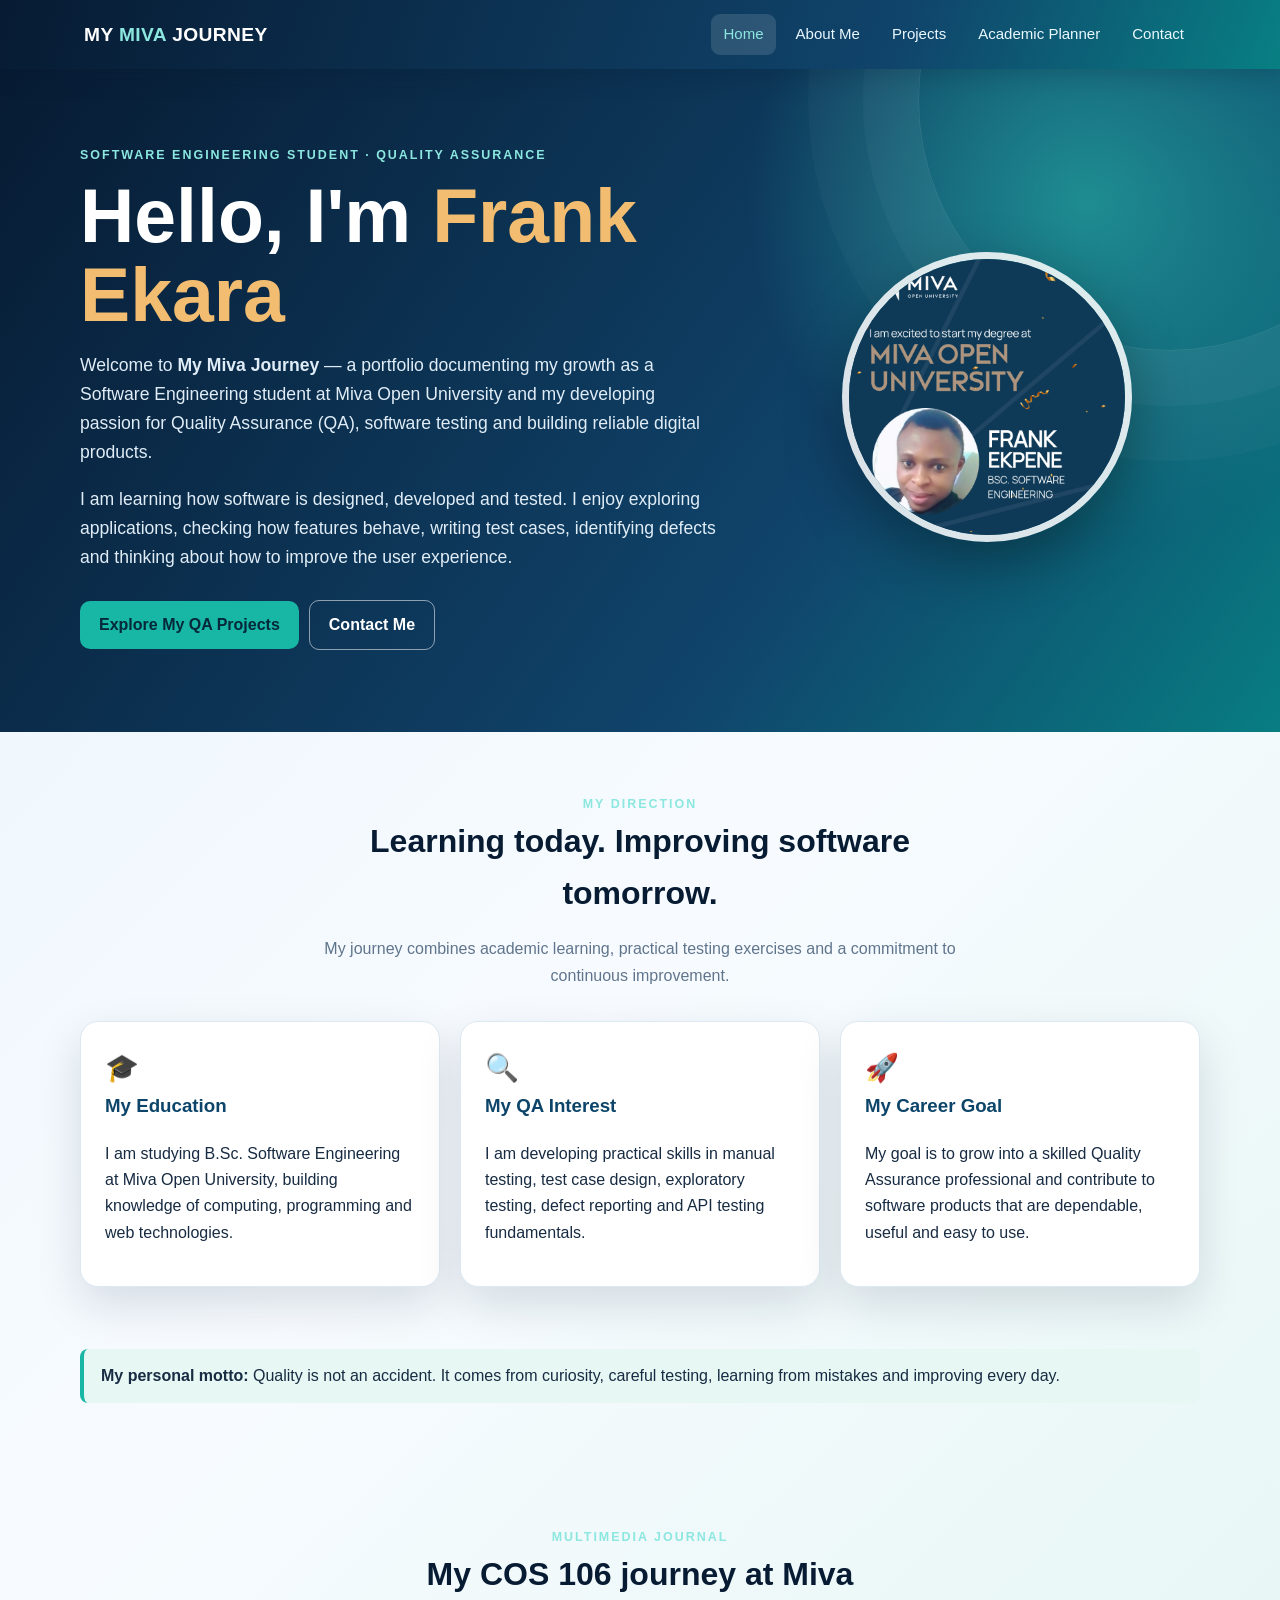
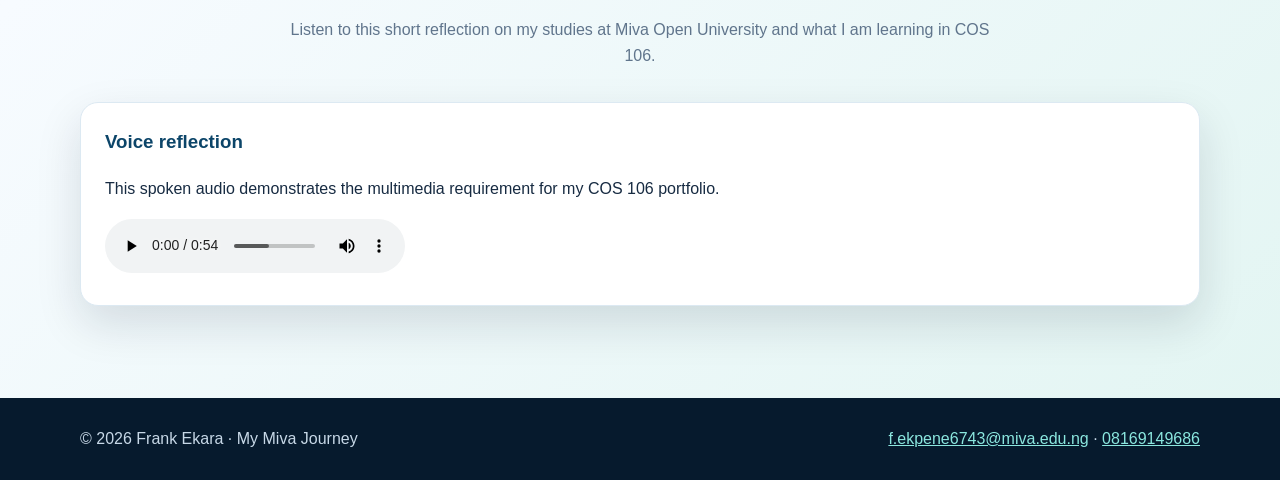
<file: index.html>
<!doctype html> <html lang="en"><head><meta charset="utf-8"><meta name="viewport" content="width=device-width, initial-scale=1"><meta name="description" content="Frank Ekara's Miva student portfolio, Software Engineering journey and Quality Assurance practice."><title>My Miva Journey | Frank Ekara</title><link rel="stylesheet" href="style.css"><script src="script.js?v=20261101" defer></script></head><body><a class="skip-link" href="#main">Skip to content</a><header class="site-header"><div class="nav-wrap"><a class="brand" href="index.html">MY <span>MIVA</span> JOURNEY</a><nav aria-label="Main navigation"><a aria-current="page" href="index.html">Home</a><a href="about.html">About Me</a><a href="projects.html">Projects</a><a href="planner.html">Academic Planner</a><a href="contact.html">Contact</a></nav></div></header><main id="main"><section class="hero"><div class="container hero-grid"><div><div class="eyebrow">Software Engineering Student · Quality Assurance</div><h1>Hello, I'm <span>Frank Ekara</span></h1><p>Welcome to <strong>My Miva Journey</strong> — a portfolio documenting my growth as a Software Engineering student at Miva Open University and my developing passion for Quality Assurance (QA), software testing and building reliable digital products.</p><p>I am learning how software is designed, developed and tested. I enjoy exploring applications, checking how features behave, writing test cases, identifying defects and thinking about how to improve the user experience.</p><a class="button" href="projects.html">Explore My QA Projects</a><a class="button outline" href="contact.html">Contact Me</a></div><div><img class="hero-photo" src="images/frank-profile.png" alt="Portrait of Frank Ekara"></div></div></section><section class="section"><div class="container"><div class="section-heading"><div class="eyebrow">My direction</div><h2>Learning today. Improving software tomorrow.</h2><p>My journey combines academic learning, practical testing exercises and a commitment to continuous improvement.</p></div><div class="cards"><article class="card"><div class="icon">🎓</div><h3>My Education</h3><p>I am studying B.Sc. Software Engineering at Miva Open University, building knowledge of computing, programming and web technologies.</p></article><article class="card"><div class="icon">🔍</div><h3>My QA Interest</h3><p>I am developing practical skills in manual testing, test case design, exploratory testing, defect reporting and API testing fundamentals.</p></article><article class="card"><div class="icon">🚀</div><h3>My Career Goal</h3><p>My goal is to grow into a skilled Quality Assurance professional and contribute to software products that are dependable, useful and easy to use.</p></article></div></div></section><section class="section" style="padding-top:0"><div class="container"><div class="notice"><strong>My personal motto:</strong> Quality is not an accident. It comes from curiosity, careful testing, learning from mistakes and improving every day.</div></div></section><section class="section" aria-labelledby="multimedia-title"><div class="container"><div class="section-heading"><div class="eyebrow">Multimedia journal</div><h2 id="multimedia-title">My COS 106 journey at Miva</h2><p>Listen to this short reflection on my studies at Miva Open University and what I am learning in COS 106.</p></div><article class="card"><h3>Voice reflection</h3><p>This spoken audio demonstrates the multimedia requirement for my COS 106 portfolio.</p><audio controls preload="metadata" aria-label="Frank Ekara COS 106 Miva journey reflection"><source src="cos106-miva-journey-voice.wav" type="audio/wav">Your browser does not support HTML audio.</audio></article></div></section></main><footer class="site-footer"><div class="container footer-inner"><span>© <span data-year></span> Frank Ekara · My Miva Journey</span><span><a href="mailto:f.ekpene6743@miva.edu.ng">f.ekpene6743@miva.edu.ng</a> · <a href="tel:08169149686">08169149686</a></span></div></footer></body></html>
</file>
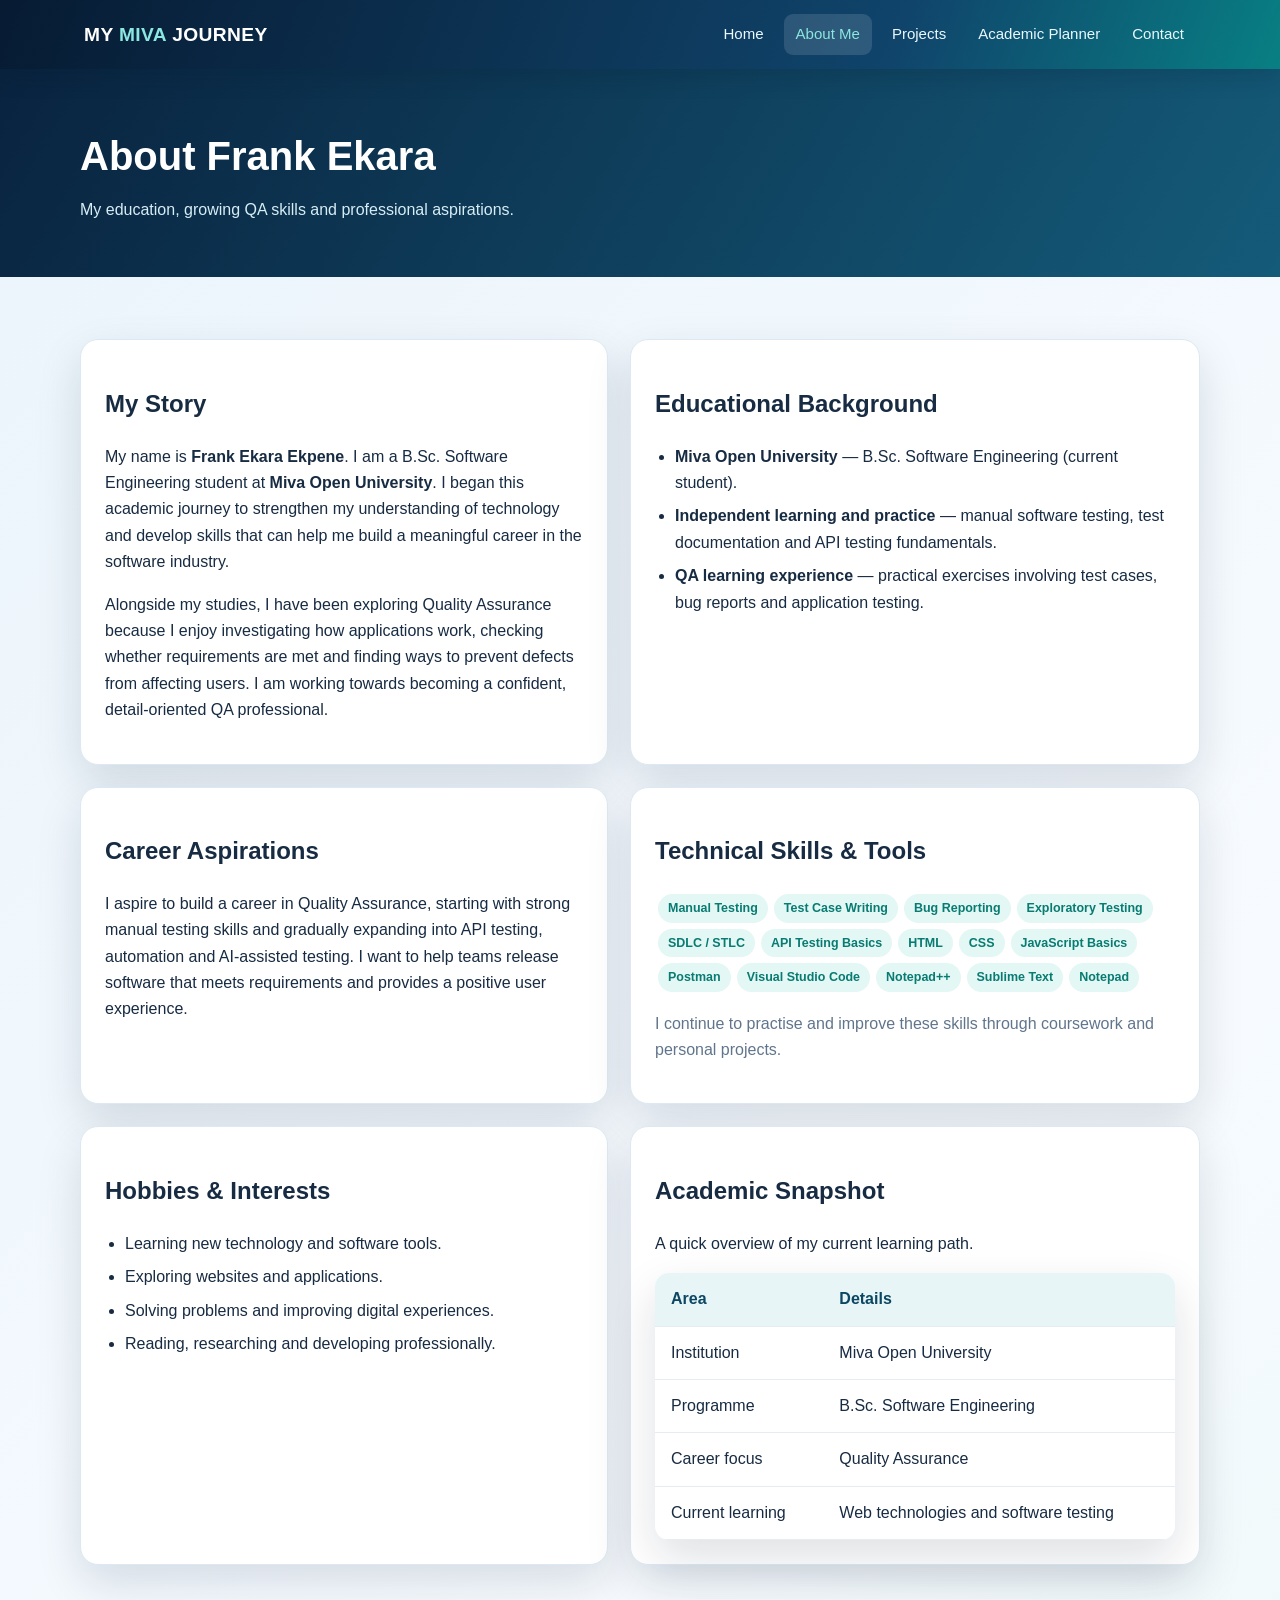
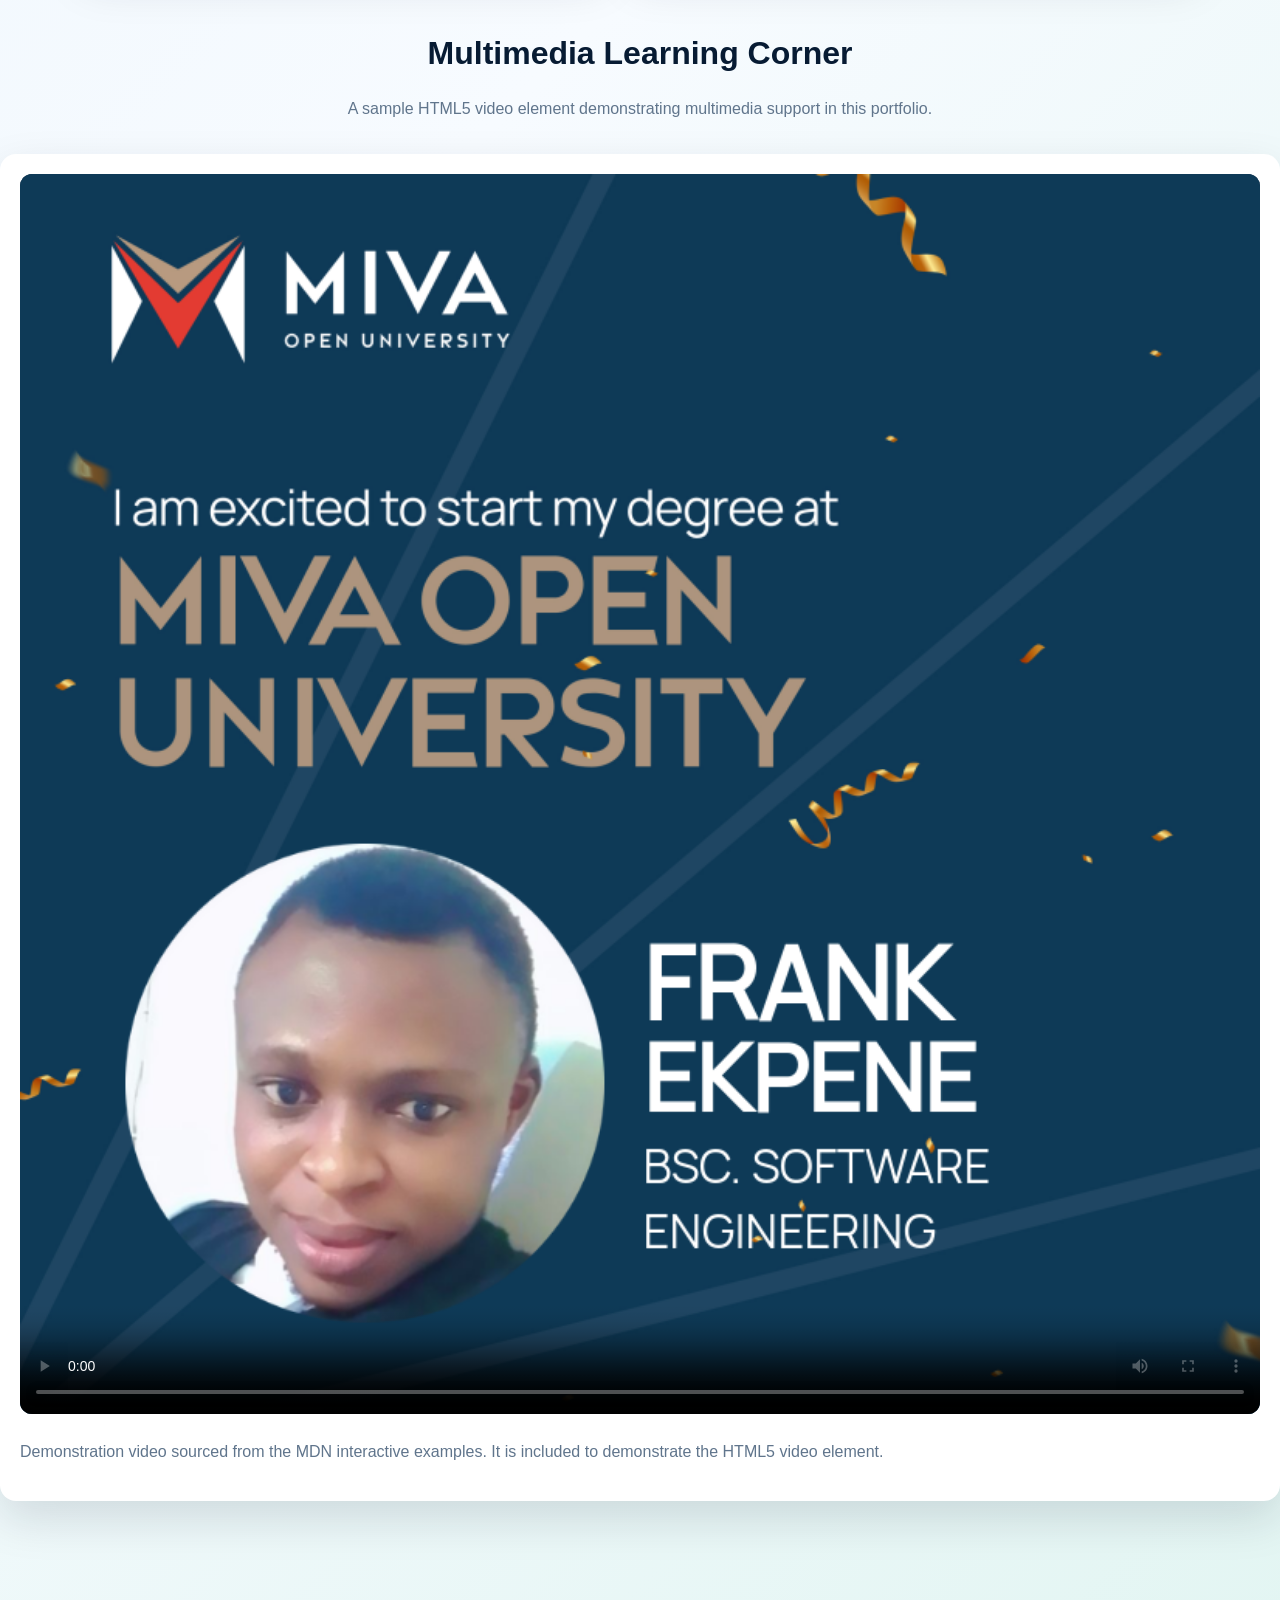
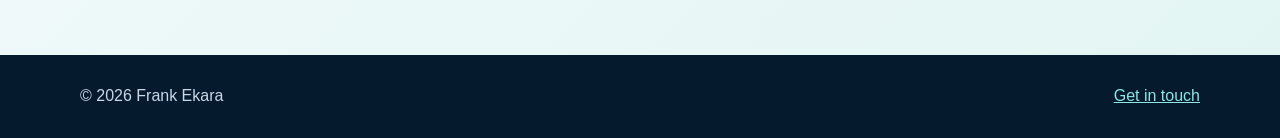
<file: about.html>
<!doctype html><html lang="en"><head><meta charset="utf-8"><meta name="viewport" content="width=device-width,initial-scale=1"><title>About Me | My Miva Journey</title><link rel="stylesheet" href="style.css"><script src="script.js" defer></script></head><body><header class="site-header"><div class="nav-wrap"><a class="brand" href="index.html">MY <span>MIVA</span> JOURNEY</a><nav aria-label="Main navigation"><a href="index.html">Home</a><a aria-current="page" href="about.html">About Me</a><a href="projects.html">Projects</a><a href="planner.html">Academic Planner</a><a href="contact.html">Contact</a></nav></div></header><main><section class="page-hero"><div class="container"><h1>About Frank Ekara</h1><p>My education, growing QA skills and professional aspirations.</p></div></section><section class="section"><div class="container"><div class="content-grid"><article class="card"><h2>My Story</h2><p>My name is <strong>Frank Ekara Ekpene</strong>. I am a B.Sc. Software Engineering student at <strong>Miva Open University</strong>. I began this academic journey to strengthen my understanding of technology and develop skills that can help me build a meaningful career in the software industry.</p><p>Alongside my studies, I have been exploring Quality Assurance because I enjoy investigating how applications work, checking whether requirements are met and finding ways to prevent defects from affecting users. I am working towards becoming a confident, detail-oriented QA professional.</p></article><article class="card"><h2>Educational Background</h2><ul class="list-clean"><li><strong>Miva Open University</strong> — B.Sc. Software Engineering (current student).</li><li><strong>Independent learning and practice</strong> — manual software testing, test documentation and API testing fundamentals.</li><li><strong>QA learning experience</strong> — practical exercises involving test cases, bug reports and application testing.</li></ul></article><article class="card"><h2>Career Aspirations</h2><p>I aspire to build a career in Quality Assurance, starting with strong manual testing skills and gradually expanding into API testing, automation and AI-assisted testing. I want to help teams release software that meets requirements and provides a positive user experience.</p></article><article class="card"><h2>Technical Skills & Tools</h2><div><span class="tag">Manual Testing</span><span class="tag">Test Case Writing</span><span class="tag">Bug Reporting</span><span class="tag">Exploratory Testing</span><span class="tag">SDLC / STLC</span><span class="tag">API Testing Basics</span><span class="tag">HTML</span><span class="tag">CSS</span><span class="tag">JavaScript Basics</span><span class="tag">Postman</span><span class="tag">Visual Studio Code</span><span class="tag">Notepad++</span><span class="tag">Sublime Text</span><span class="tag">Notepad</span></div><p class="muted">I continue to practise and improve these skills through coursework and personal projects.</p></article><article class="card"><h2>Hobbies & Interests</h2><ul class="list-clean"><li>Learning new technology and software tools.</li><li>Exploring websites and applications.</li><li>Solving problems and improving digital experiences.</li><li>Reading, researching and developing professionally.</li></ul></article><article class="card"><h2>Academic Snapshot</h2><p>A quick overview of my current learning path.</p><div class="table-wrap"><table><thead><tr><th>Area</th><th>Details</th></tr></thead><tbody><tr><td>Institution</td><td>Miva Open University</td></tr><tr><td>Programme</td><td>B.Sc. Software Engineering</td></tr><tr><td>Career focus</td><td>Quality Assurance</td></tr><tr><td>Current learning</td><td>Web technologies and software testing</td></tr></tbody></table></div></article></div></div><section class="section"><div class="section-heading"><h2>Multimedia Learning Corner</h2><p>A sample HTML5 video element demonstrating multimedia support in this portfolio.</p></div><div class="media-box"><video controls preload="metadata" poster="images/frank-profile.png"><source src="https://interactive-examples.mdn.mozilla.net/media/cc0-videos/flower.mp4" type="video/mp4">Your browser does not support HTML5 video.</video><p class="muted">Demonstration video sourced from the MDN interactive examples. It is included to demonstrate the HTML5 video element.</p></div></section></div></section></main><footer class="site-footer"><div class="container footer-inner"><span>© <span data-year></span> Frank Ekara</span><a href="contact.html">Get in touch</a></div></footer></body></html>
</file>
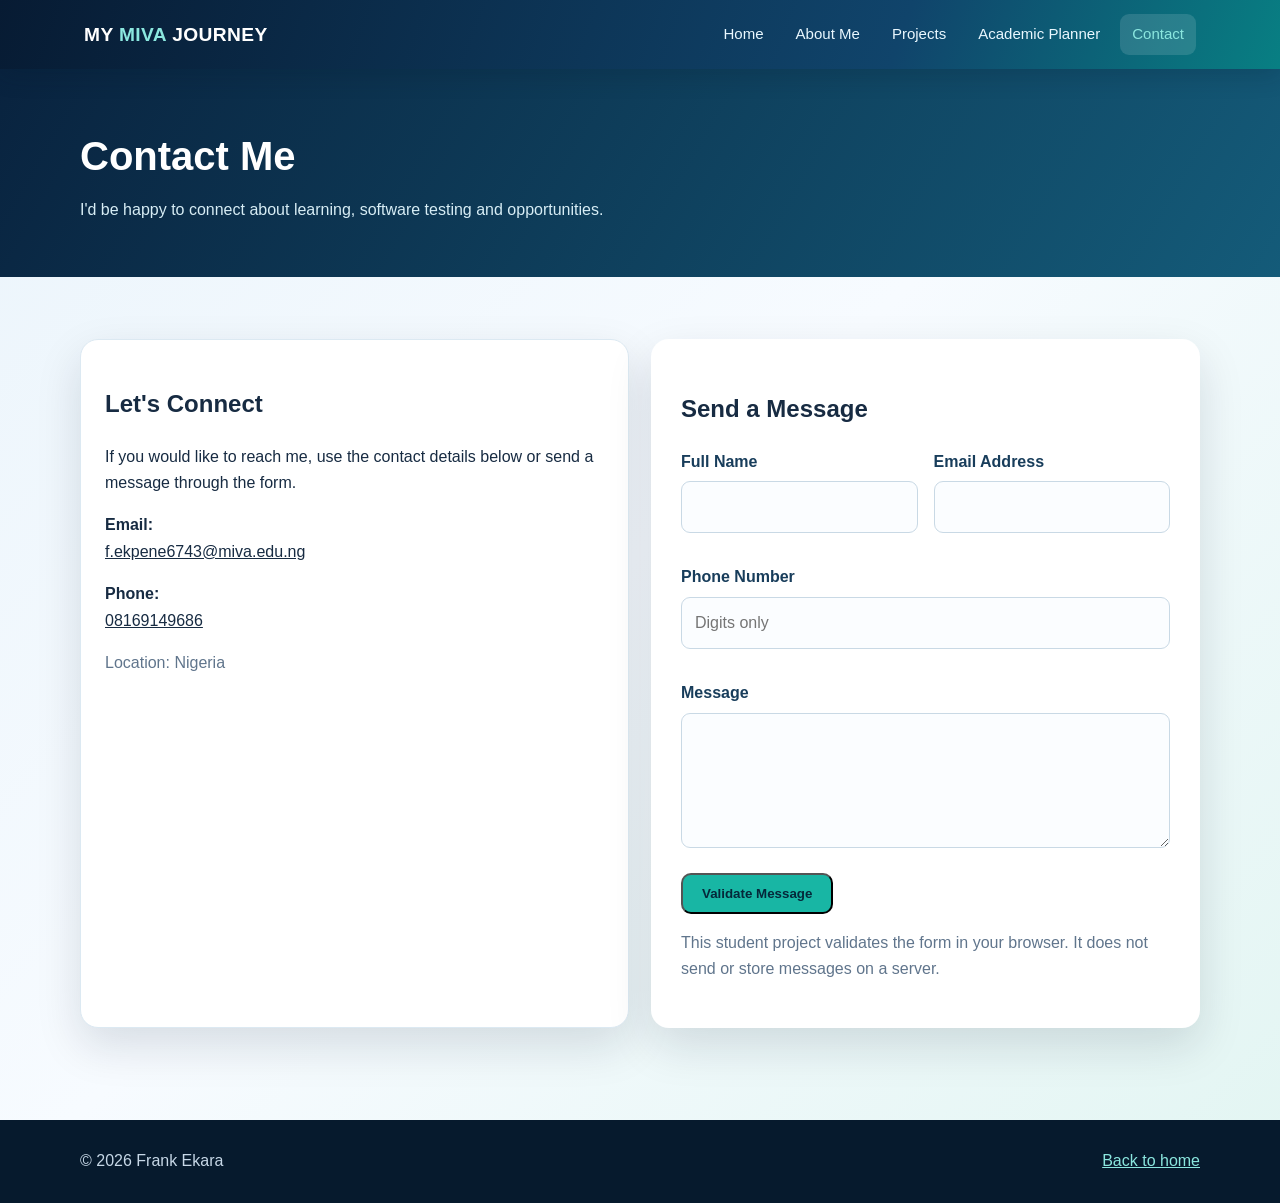
<file: contact.html>
<!doctype html><html lang="en"><head><meta charset="utf-8"><meta name="viewport" content="width=device-width,initial-scale=1"><title>Contact | My Miva Journey</title><link rel="stylesheet" href="style.css"><script src="script.js" defer></script></head><body><header class="site-header"><div class="nav-wrap"><a class="brand" href="index.html">MY <span>MIVA</span> JOURNEY</a><nav aria-label="Main navigation"><a href="index.html">Home</a><a href="about.html">About Me</a><a href="projects.html">Projects</a><a href="planner.html">Academic Planner</a><a aria-current="page" href="contact.html">Contact</a></nav></div></header><main><section class="page-hero"><div class="container"><h1>Contact Me</h1><p>I'd be happy to connect about learning, software testing and opportunities.</p></div></section><section class="section"><div class="container"><div class="content-grid"><div class="card"><h2>Let's Connect</h2><p>If you would like to reach me, use the contact details below or send a message through the form.</p><p><strong>Email:</strong><br><a href="mailto:f.ekpene6743@miva.edu.ng">f.ekpene6743@miva.edu.ng</a></p><p><strong>Phone:</strong><br><a href="tel:08169149686">08169149686</a></p><p class="muted">Location: Nigeria</p></div><form id="contact-form" class="form-card" novalidate><h2>Send a Message</h2><div class="form-grid"><div class="field"><label for="name">Full Name</label><input id="name" name="name" autocomplete="name" required></div><div class="field"><label for="email">Email Address</label><input id="email" name="email" type="email" autocomplete="email" required></div><div class="field full"><label for="phone">Phone Number</label><input id="phone" name="phone" type="tel" inputmode="numeric" autocomplete="tel" placeholder="Digits only" required></div><div class="field full"><label for="message">Message</label><textarea id="message" name="message" required></textarea></div></div><button class="button" type="submit">Validate Message</button><p id="contact-status" class="status" role="status" aria-live="polite"></p><p class="muted">This student project validates the form in your browser. It does not send or store messages on a server.</p></form></div></div></section></main><footer class="site-footer"><div class="container footer-inner"><span>© <span data-year></span> Frank Ekara</span><a href="index.html">Back to home</a></div></footer></body></html>
</file>
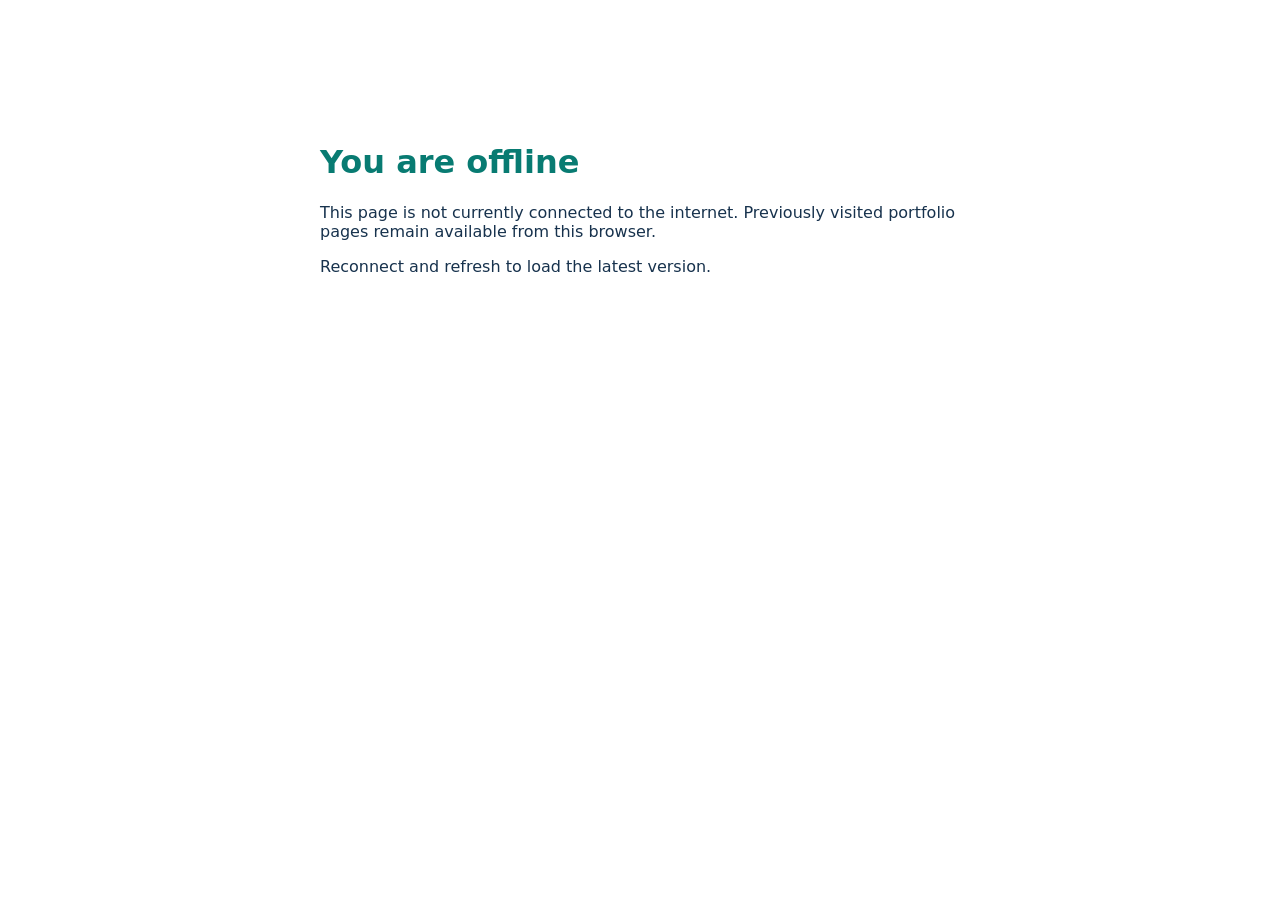
<file: offline.html>
<!doctype html>
<html lang="en"><head><meta charset="utf-8"><meta name="viewport" content="width=device-width,initial-scale=1"><title>Offline - My Miva Journey</title><style>body{font-family:system-ui,sans-serif;max-width:40rem;margin:10vh auto;padding:2rem;color:#17324d}h1{color:#087b72}</style></head><body><h1>You are offline</h1><p>This page is not currently connected to the internet. Previously visited portfolio pages remain available from this browser.</p><p>Reconnect and refresh to load the latest version.</p></body></html>
</file>
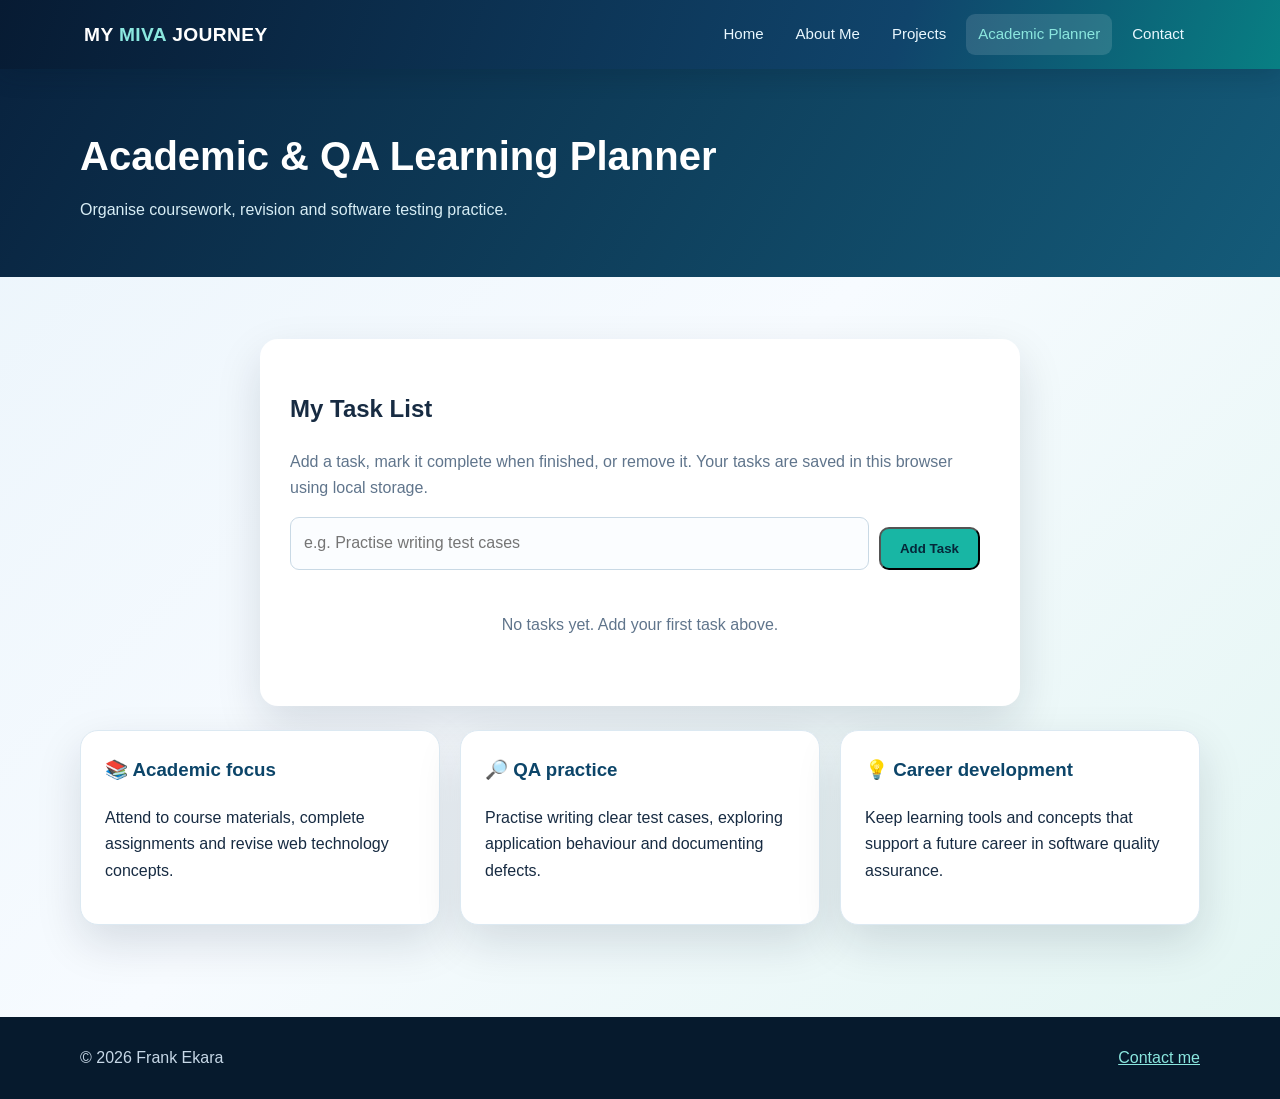
<file: planner.html>
<!doctype html><html lang="en"><head><meta charset="utf-8"><meta name="viewport" content="width=device-width,initial-scale=1"><title>Academic Planner | My Miva Journey</title><link rel="stylesheet" href="style.css"><script src="script.js" defer></script></head><body><header class="site-header"><div class="nav-wrap"><a class="brand" href="index.html">MY <span>MIVA</span> JOURNEY</a><nav aria-label="Main navigation"><a href="index.html">Home</a><a href="about.html">About Me</a><a href="projects.html">Projects</a><a aria-current="page" href="planner.html">Academic Planner</a><a href="contact.html">Contact</a></nav></div></header><main><section class="page-hero"><div class="container"><h1>Academic & QA Learning Planner</h1><p>Organise coursework, revision and software testing practice.</p></div></section><section class="section"><div class="container"><div class="form-card"><h2>My Task List</h2><p class="muted">Add a task, mark it complete when finished, or remove it. Your tasks are saved in this browser using local storage.</p><form id="task-form" class="task-entry"><label class="skip-link" for="task-input">New task</label><input id="task-input" type="text" maxlength="120" placeholder="e.g. Practise writing test cases" required><button class="button" type="submit">Add Task</button></form><ul id="task-list" class="task-list" aria-live="polite"></ul><p id="task-status" class="status" role="status"></p></div><div class="cards" style="margin-top:24px"><article class="card"><h3>📚 Academic focus</h3><p>Attend to course materials, complete assignments and revise web technology concepts.</p></article><article class="card"><h3>🔎 QA practice</h3><p>Practise writing clear test cases, exploring application behaviour and documenting defects.</p></article><article class="card"><h3>💡 Career development</h3><p>Keep learning tools and concepts that support a future career in software quality assurance.</p></article></div></div></section></main><footer class="site-footer"><div class="container footer-inner"><span>© <span data-year></span> Frank Ekara</span><a href="contact.html">Contact me</a></div></footer></body></html>
</file>
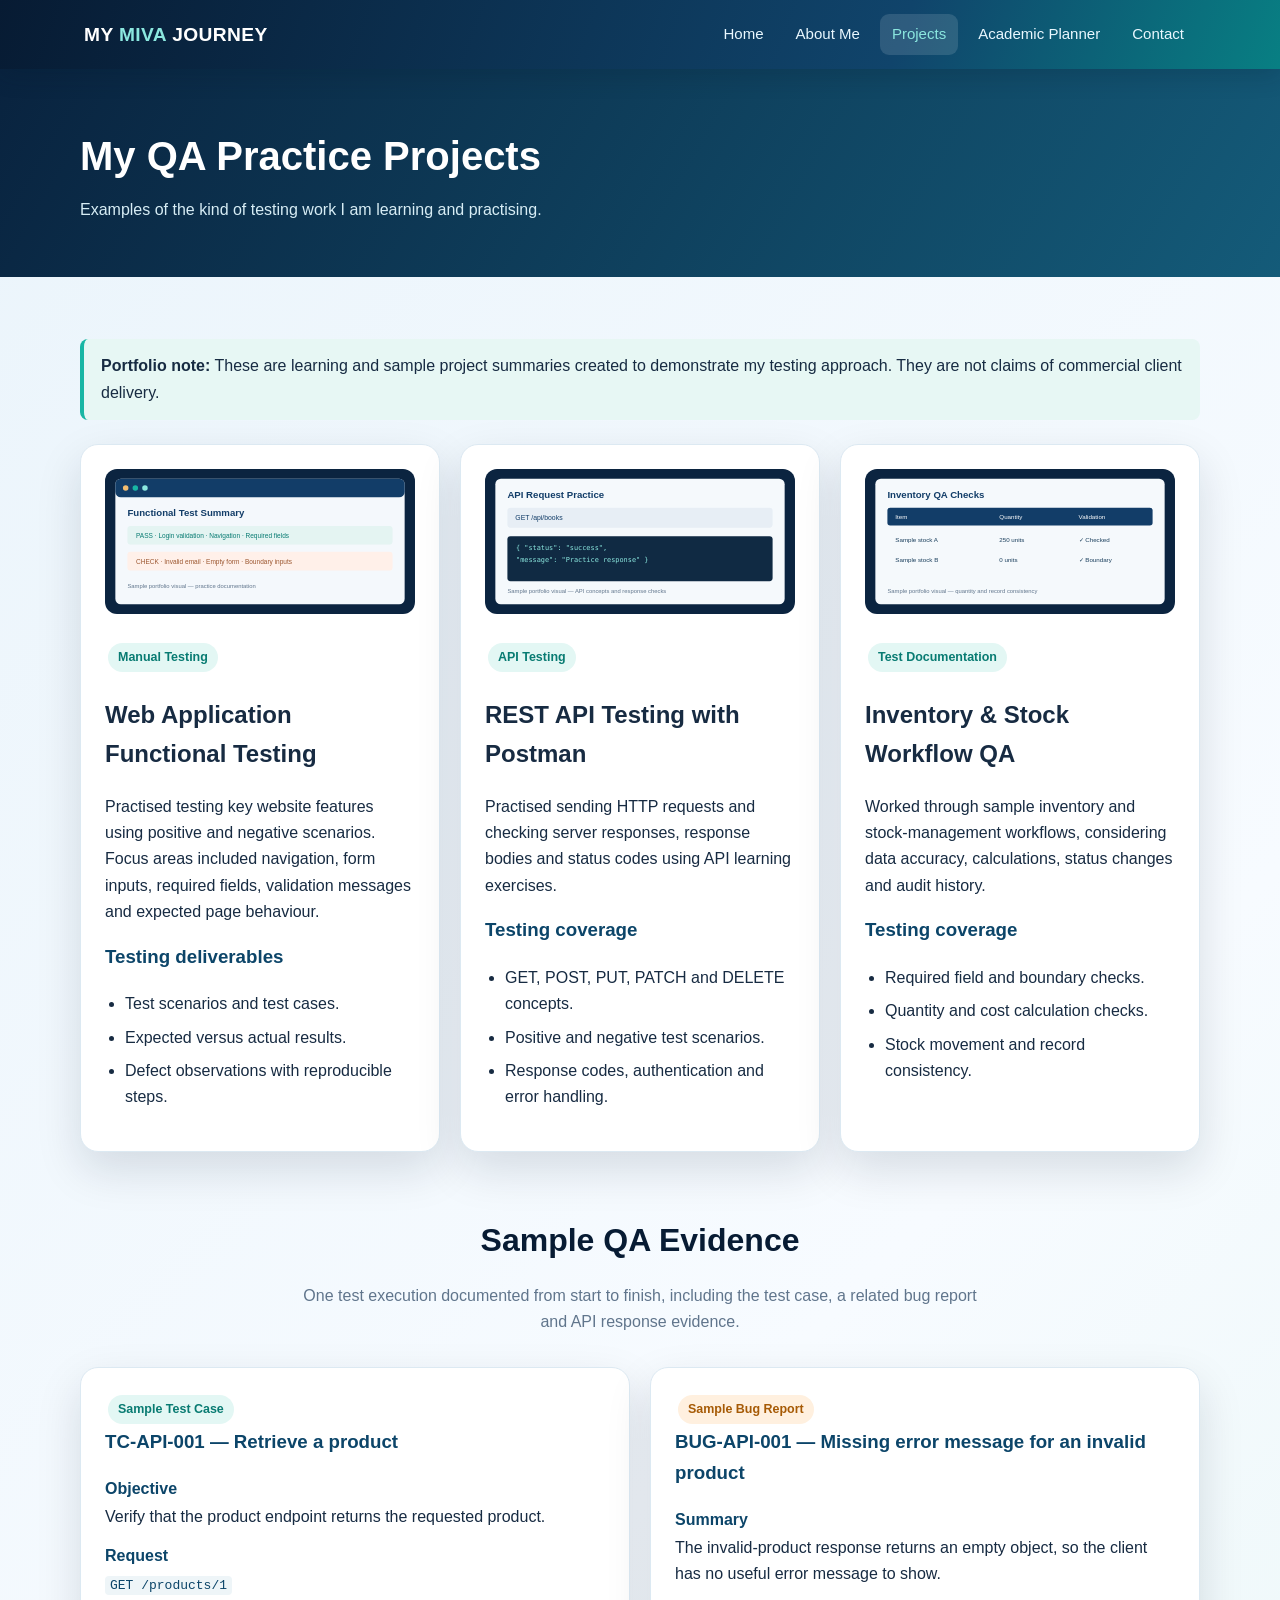
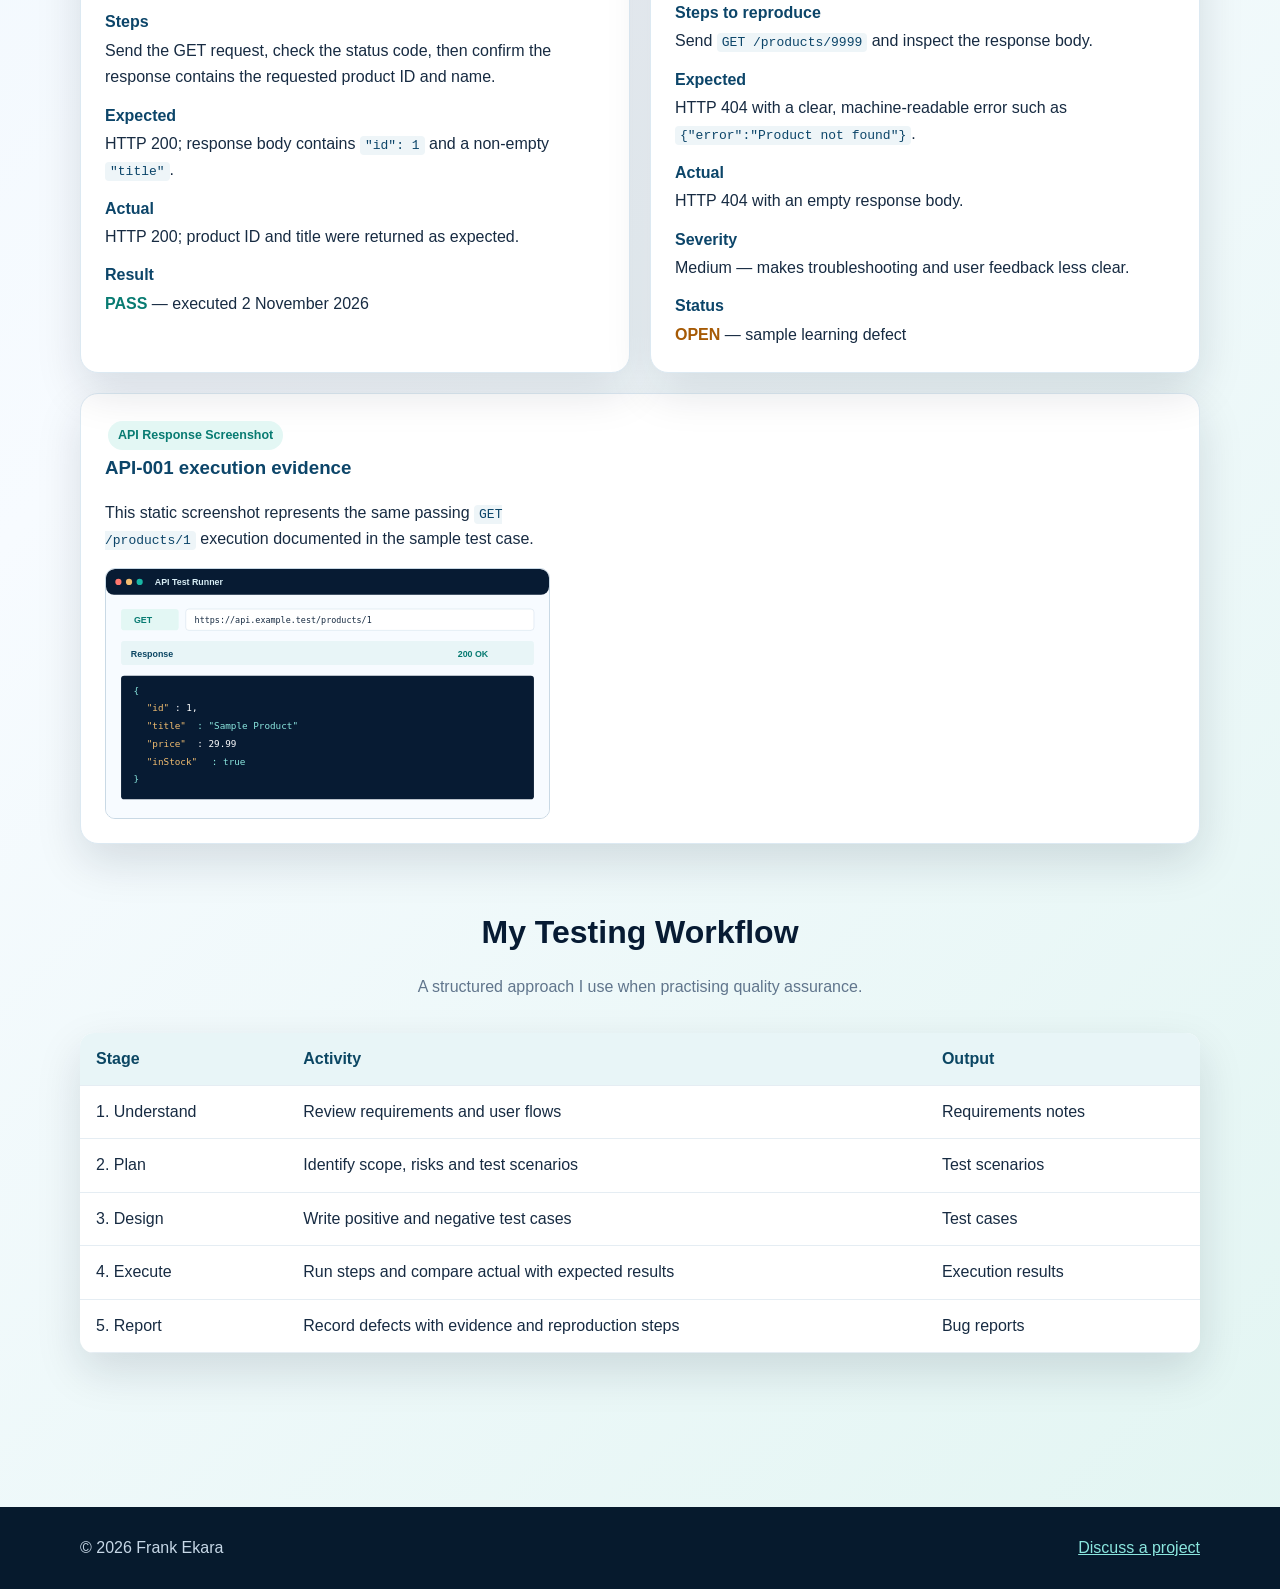
<file: projects.html>
<!doctype html><html lang="en"><head><meta charset="utf-8"><meta name="viewport" content="width=device-width,initial-scale=1"><title>QA Projects | My Miva Journey</title><link rel="stylesheet" href="style.css"><script src="script.js" defer></script></head><body><header class="site-header"><div class="nav-wrap"><a class="brand" href="index.html">MY <span>MIVA</span> JOURNEY</a><nav aria-label="Main navigation"><a href="index.html">Home</a><a href="about.html">About Me</a><a aria-current="page" href="projects.html">Projects</a><a href="planner.html">Academic Planner</a><a href="contact.html">Contact</a></nav></div></header><main><section class="page-hero"><div class="container"><h1>My QA Practice Projects</h1><p>Examples of the kind of testing work I am learning and practising.</p></div></section><section class="section"><div class="container"><div class="notice"><strong>Portfolio note:</strong> These are learning and sample project summaries created to demonstrate my testing approach. They are not claims of commercial client delivery.</div><div class="cards" style="margin-top:24px"><article class="card"><img src="images/projects/web-testing.svg" alt="Illustration of functional web application test results" style="width:100%;border-radius:12px;margin-bottom:18px"><span class="tag">Manual Testing</span><h2>Web Application Functional Testing</h2><p>Practised testing key website features using positive and negative scenarios. Focus areas included navigation, form inputs, required fields, validation messages and expected page behaviour.</p><h3>Testing deliverables</h3><ul class="list-clean"><li>Test scenarios and test cases.</li><li>Expected versus actual results.</li><li>Defect observations with reproducible steps.</li></ul></article><article class="card"><img src="images/projects/api-testing.svg" alt="Illustration of an API request and JSON response" style="width:100%;border-radius:12px;margin-bottom:18px"><span class="tag">API Testing</span><h2>REST API Testing with Postman</h2><p>Practised sending HTTP requests and checking server responses, response bodies and status codes using API learning exercises.</p><h3>Testing coverage</h3><ul class="list-clean"><li>GET, POST, PUT, PATCH and DELETE concepts.</li><li>Positive and negative test scenarios.</li><li>Response codes, authentication and error handling.</li></ul></article><article class="card"><img src="images/projects/inventory-testing.svg" alt="Illustration of inventory quality checks" style="width:100%;border-radius:12px;margin-bottom:18px"><span class="tag">Test Documentation</span><h2>Inventory & Stock Workflow QA</h2><p>Worked through sample inventory and stock-management workflows, considering data accuracy, calculations, status changes and audit history.</p><h3>Testing coverage</h3><ul class="list-clean"><li>Required field and boundary checks.</li><li>Quantity and cost calculation checks.</li><li>Stock movement and record consistency.</li></ul></article></div><section class="evidence-section" aria-labelledby="evidence-title"><div class="section-heading"><h2 id="evidence-title">Sample QA Evidence</h2><p>One test execution documented from start to finish, including the test case, a related bug report and API response evidence.</p></div><div class="evidence-grid"><article class="card evidence-card"><span class="tag">Sample Test Case</span><h3>TC-API-001 — Retrieve a product</h3><dl class="evidence-list"><dt>Objective</dt><dd>Verify that the product endpoint returns the requested product.</dd><dt>Request</dt><dd><code>GET /products/1</code></dd><dt>Steps</dt><dd>Send the GET request, check the status code, then confirm the response contains the requested product ID and name.</dd><dt>Expected</dt><dd>HTTP 200; response body contains <code>"id": 1</code> and a non-empty <code>"title"</code>.</dd><dt>Actual</dt><dd>HTTP 200; product ID and title were returned as expected.</dd><dt>Result</dt><dd><span class="result-pass">PASS</span> — executed 2 November 2026</dd></dl></article><article class="card evidence-card"><span class="tag tag-bug">Sample Bug Report</span><h3>BUG-API-001 — Missing error message for an invalid product</h3><dl class="evidence-list"><dt>Summary</dt><dd>The invalid-product response returns an empty object, so the client has no useful error message to show.</dd><dt>Steps to reproduce</dt><dd>Send <code>GET /products/9999</code> and inspect the response body.</dd><dt>Expected</dt><dd>HTTP 404 with a clear, machine-readable error such as <code>{"error":"Product not found"}</code>.</dd><dt>Actual</dt><dd>HTTP 404 with an empty response body.</dd><dt>Severity</dt><dd>Medium — makes troubleshooting and user feedback less clear.</dd><dt>Status</dt><dd><span class="result-open">OPEN</span> — sample learning defect</dd></dl></article></div><div class="api-evidence card"><div><span class="tag">API Response Screenshot</span><h3>API-001 execution evidence</h3><p>This static screenshot represents the same passing <code>GET /products/1</code> execution documented in the sample test case.</p><img src="images/projects/api-response-product-1.svg" alt="API client screenshot showing a 200 response for GET products slash 1 with product ID 1 and title"></div></div></section><section class="section workflow-section"><div class="section-heading"><h2>My Testing Workflow</h2><p>A structured approach I use when practising quality assurance.</p></div><div class="table-wrap"><table><thead><tr><th>Stage</th><th>Activity</th><th>Output</th></tr></thead><tbody><tr><td>1. Understand</td><td>Review requirements and user flows</td><td>Requirements notes</td></tr><tr><td>2. Plan</td><td>Identify scope, risks and test scenarios</td><td>Test scenarios</td></tr><tr><td>3. Design</td><td>Write positive and negative test cases</td><td>Test cases</td></tr><tr><td>4. Execute</td><td>Run steps and compare actual with expected results</td><td>Execution results</td></tr><tr><td>5. Report</td><td>Record defects with evidence and reproduction steps</td><td>Bug reports</td></tr></tbody></table></div></section></div></section></main><footer class="site-footer"><div class="container footer-inner"><span>© <span data-year></span> Frank Ekara</span><a href="contact.html">Discuss a project</a></div></footer></body></html>
</file>
<file: style.css>
:root{--navy:#071b33;--blue:#123d68;--teal:#18b6a4;--cyan:#8be7df;--ink:#172b42;--muted:#60758c;--paper:#f3f8fc;--white:#fff;--gold:#f2bd70;--shadow:0 18px 45px rgba(4,24,48,.13)}
*{box-sizing:border-box}html{scroll-behavior:smooth}body{margin:0;font-family:Inter,Segoe UI,Arial,sans-serif;color:var(--ink);background:linear-gradient(135deg,#eaf4fb,#f7fbff 48%,#e2f5f2);line-height:1.65}a{color:inherit}.site-header{background:linear-gradient(110deg,var(--navy),#10446b 70%,#087f83);color:white;position:sticky;top:0;z-index:10;box-shadow:0 6px 25px #061a2d33}.nav-wrap{max-width:1160px;margin:auto;padding:14px 24px;display:flex;align-items:center;justify-content:space-between;gap:22px}.brand{font-weight:850;font-size:1.2rem;letter-spacing:.4px;text-decoration:none}.brand span{color:var(--cyan)}nav{display:flex;gap:8px;flex-wrap:wrap}nav a{color:#eaf8ff;text-decoration:none;padding:8px 12px;border-radius:9px;font-size:.94rem}nav a:hover,nav a[aria-current=page]{background:#ffffff20;color:var(--cyan)}.container{width:min(1120px,calc(100% - 40px));margin:auto}.hero{background:radial-gradient(circle at 85% 20%,#1e8d91 0,transparent 28%),linear-gradient(125deg,#071b33,#10446b 65%,#087d82);color:#fff;padding:76px 0 82px;overflow:hidden;position:relative}.hero:after{content:"";position:absolute;width:500px;height:500px;border:1px solid #ffffff1b;border-radius:50%;right:-140px;top:-220px;box-shadow:0 0 0 55px #ffffff08,0 0 0 110px #ffffff06}.hero-grid{display:grid;grid-template-columns:1.2fr .8fr;align-items:center;gap:55px;position:relative;z-index:1}.eyebrow{color:var(--cyan);font-weight:750;letter-spacing:2px;text-transform:uppercase;font-size:.78rem}.hero h1{font-size:clamp(2.6rem,6vw,4.7rem);line-height:1.04;margin:12px 0}.hero h1 span{color:var(--gold)}.hero p{font-size:1.1rem;color:#e0edf7;max-width:650px}.hero-photo{width:min(290px,75vw);aspect-ratio:1;object-fit:cover;object-position:center 30%;border-radius:50%;border:7px solid #ffffffd9;box-shadow:0 22px 60px #0005;display:block;margin:auto}.button{display:inline-block;margin:10px 10px 0 0;padding:11px 19px;border-radius:10px;text-decoration:none;font-weight:750;background:var(--teal);color:#05283a;transition:.2s}.button:hover{transform:translateY(-3px);box-shadow:0 9px 22px #0003}.button.outline{background:transparent;color:#fff;border:1px solid #ffffff88}.section{padding:62px 0}.section-heading{text-align:center;margin:0 auto 32px;max-width:700px}.section-heading h2{font-size:2rem;color:var(--navy);margin:0 0 8px}.section-heading p,.muted{color:var(--muted)}.cards{display:grid;grid-template-columns:repeat(3,1fr);gap:20px}.card{background:#fff;border:1px solid #dce9f2;border-radius:18px;padding:24px;box-shadow:var(--shadow)}.card h3{color:#0c4569;margin-top:0}.icon{font-size:1.7rem}.tag{display:inline-block;background:#e3f7f4;color:#087b72;padding:4px 10px;border-radius:99px;font-size:.78rem;font-weight:750;margin:3px}.page-hero{padding:54px 0;background:linear-gradient(120deg,#09233f,#145b79);color:#fff}.page-hero h1{font-size:2.5rem;margin:0}.page-hero p{color:#d7edf5;margin:8px 0 0}.content-grid{display:grid;grid-template-columns:1fr 1fr;gap:22px}.list-clean{padding-left:20px}.list-clean li{margin:7px 0}.table-wrap{overflow-x:auto;background:#fff;border-radius:14px;box-shadow:var(--shadow)}table{width:100%;border-collapse:collapse;min-width:520px}th,td{text-align:left;padding:13px 16px;border-bottom:1px solid #e5edf3}th{background:#e8f5f7;color:#0b4663}.project-visual{height:150px;border-radius:12px;background:linear-gradient(135deg,#0b2440,#176a7c);display:grid;place-items:center;color:#b7f5e9;font-size:2.6rem;margin-bottom:18px}.project-visual span{font-size:.82rem;display:block;color:#fff}.form-card{max-width:760px;margin:auto;background:white;padding:30px;border-radius:18px;box-shadow:var(--shadow)}.form-grid{display:grid;grid-template-columns:1fr 1fr;gap:16px}.field{display:flex;flex-direction:column;gap:6px;margin-bottom:15px}.field.full{grid-column:1/-1}label{font-weight:700;color:#183d5b}input,textarea{font:inherit;padding:12px 13px;border:1px solid #c9d9e5;border-radius:9px;background:#fbfdff}input:focus,textarea:focus{outline:3px solid #18b6a433;border-color:var(--teal)}textarea{min-height:135px;resize:vertical}.status{margin-top:12px;font-weight:700}.task-entry{display:flex;gap:10px;margin-bottom:20px}.task-entry input{flex:1}.task-list{list-style:none;padding:0;margin:0}.task-item{display:flex;align-items:center;gap:12px;padding:13px 14px;background:#fff;border:1px solid #e0ebf2;border-radius:11px;margin:9px 0}.task-item .task-text{flex:1}.task-item.done .task-text{text-decoration:line-through;color:#8293a3}.small-btn{border:0;border-radius:8px;padding:7px 10px;cursor:pointer;font-weight:700}.delete-btn{background:#ffe9e8;color:#a22}.empty{text-align:center;color:var(--muted);padding:22px}.media-box{background:#fff;padding:20px;border-radius:16px;box-shadow:var(--shadow)}video{width:100%;border-radius:12px;background:#102b43}.site-footer{background:#061a2d;color:#c7d8e7;padding:28px 0;margin-top:30px}.footer-inner{display:flex;justify-content:space-between;gap:20px;flex-wrap:wrap}.site-footer a{color:var(--cyan)}.notice{background:#e7f7f4;border-left:4px solid var(--teal);padding:14px 17px;border-radius:8px}.skip-link{position:absolute;left:-999px}.skip-link:focus{left:10px;top:10px;background:#fff;padding:10px;z-index:99}
.evidence-section{padding:62px 0 20px}.evidence-grid{display:grid;grid-template-columns:1fr 1fr;gap:20px}.evidence-card h3{margin-bottom:18px}.evidence-list{margin:0}.evidence-list dt{font-weight:750;color:#0c4569;margin-top:12px}.evidence-list dt:first-child{margin-top:0}.evidence-list dd{margin:2px 0 0}.evidence-list code,.api-evidence code{background:#eef5f8;border-radius:4px;padding:2px 5px;color:#0c4569}.tag-bug{background:#fff0df;color:#a65a05}.result-pass,.result-open{font-weight:800}.result-pass{color:#087b72}.result-open{color:#a65a05}.api-evidence{display:grid;grid-template-columns:minmax(0,1fr) minmax(0,1.35fr);gap:24px;align-items:center;margin-top:20px}.api-evidence h3{margin-bottom:4px}.api-evidence img{display:block;width:100%;border:1px solid #c9d9e5;border-radius:10px}.workflow-section{padding-top:42px}
@media(max-width:800px){.hero-grid,.content-grid,.evidence-grid,.api-evidence{grid-template-columns:1fr}.hero-grid{text-align:center}.hero p{margin-left:auto;margin-right:auto}.cards{grid-template-columns:1fr 1fr}.nav-wrap{align-items:flex-start;flex-direction:column}nav{gap:3px}nav a{padding:7px 9px}}
@media(max-width:560px){.cards,.form-grid{grid-template-columns:1fr}.container{width:min(100% - 28px,1120px)}.hero{padding:52px 0}.hero-photo{width:220px}.page-hero h1{font-size:2rem}.section{padding:45px 0}.task-entry{flex-direction:column}.form-card{padding:20px}}
</file>
